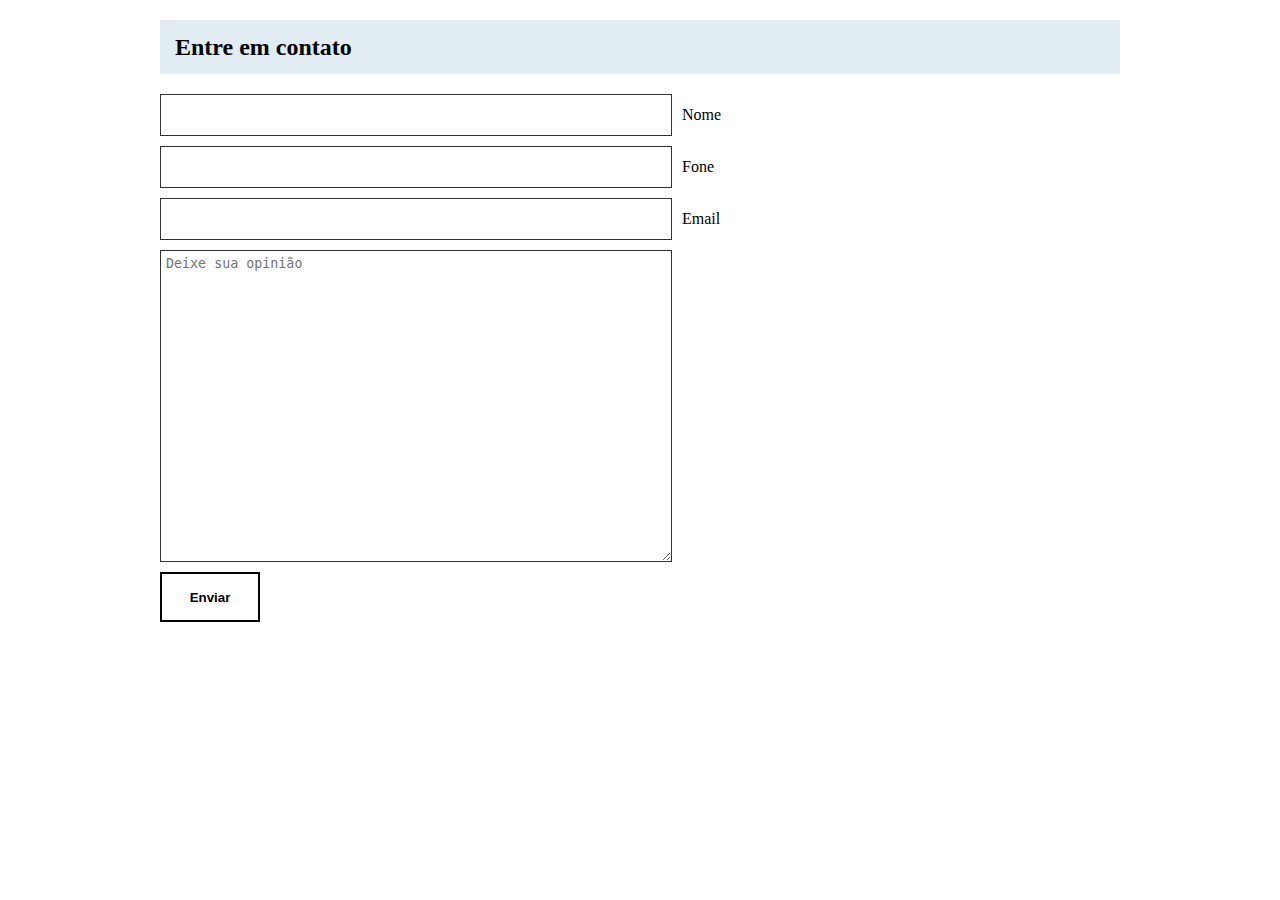
<file: contato.html>
<!DOCTYPE html>
<html lang="pt-BR">
<head>
    <meta charset="UTF-8">
    <title>MusicDot | Contato</title>
    <link rel="stylesheet" href="https://fonts.googleapis.com/css?family=Montserrat:400,700&display=block">
    <link rel="stylesheet" href="css/reset.css">
    <style>
        body { padding: 20px; }
        .titulo-contato { background-color: #e1edf2; padding: 15px; font-weight: bold; font-size: 24px; margin-bottom: 20px; }
        .campo-grupo { margin-bottom: 10px; display: flex; align-items: center; }
        .input-padrao { width: 500px; height: 30px; border: 1px solid #333; padding: 5px; }
        .textarea-padrao { width: 500px; height: 300px; border: 1px solid #333; padding: 5px; }
        .botao-enviar { width: 100px; height: 50px; background: #FFF; font-weight: bold; border: 2px solid #000; cursor: pointer; }
        label { margin-left: 10px; cursor: pointer; }
    </style>
</head>
<body>
    <div style="max-width: 960px; margin: 0 auto;">
        <h1 class="titulo-contato">Entre em contato</h1>
        <form action="#" method="POST">
            <div class="campo-grupo">
                <input type="text" id="nome" name="nome" class="input-padrao" required>
                <label for="nome">Nome</label>
            </div>
            <div class="campo-grupo">
                <input type="tel" id="fone" name="fone" class="input-padrao" required>
                <label for="fone">Fone</label>
            </div>
            <div class="campo-grupo">
                <input type="email" id="email" name="email" class="input-padrao" required>
                <label for="email">Email</label>
            </div>
            <div class="campo-grupo">
                <textarea id="opiniao" name="opiniao" class="textarea-padrao" placeholder="Deixe sua opinião"></textarea>
            </div>
            <button type="submit" class="botao-enviar">Enviar</button>
        </form>
    </div>
</body>
</html>
</file>
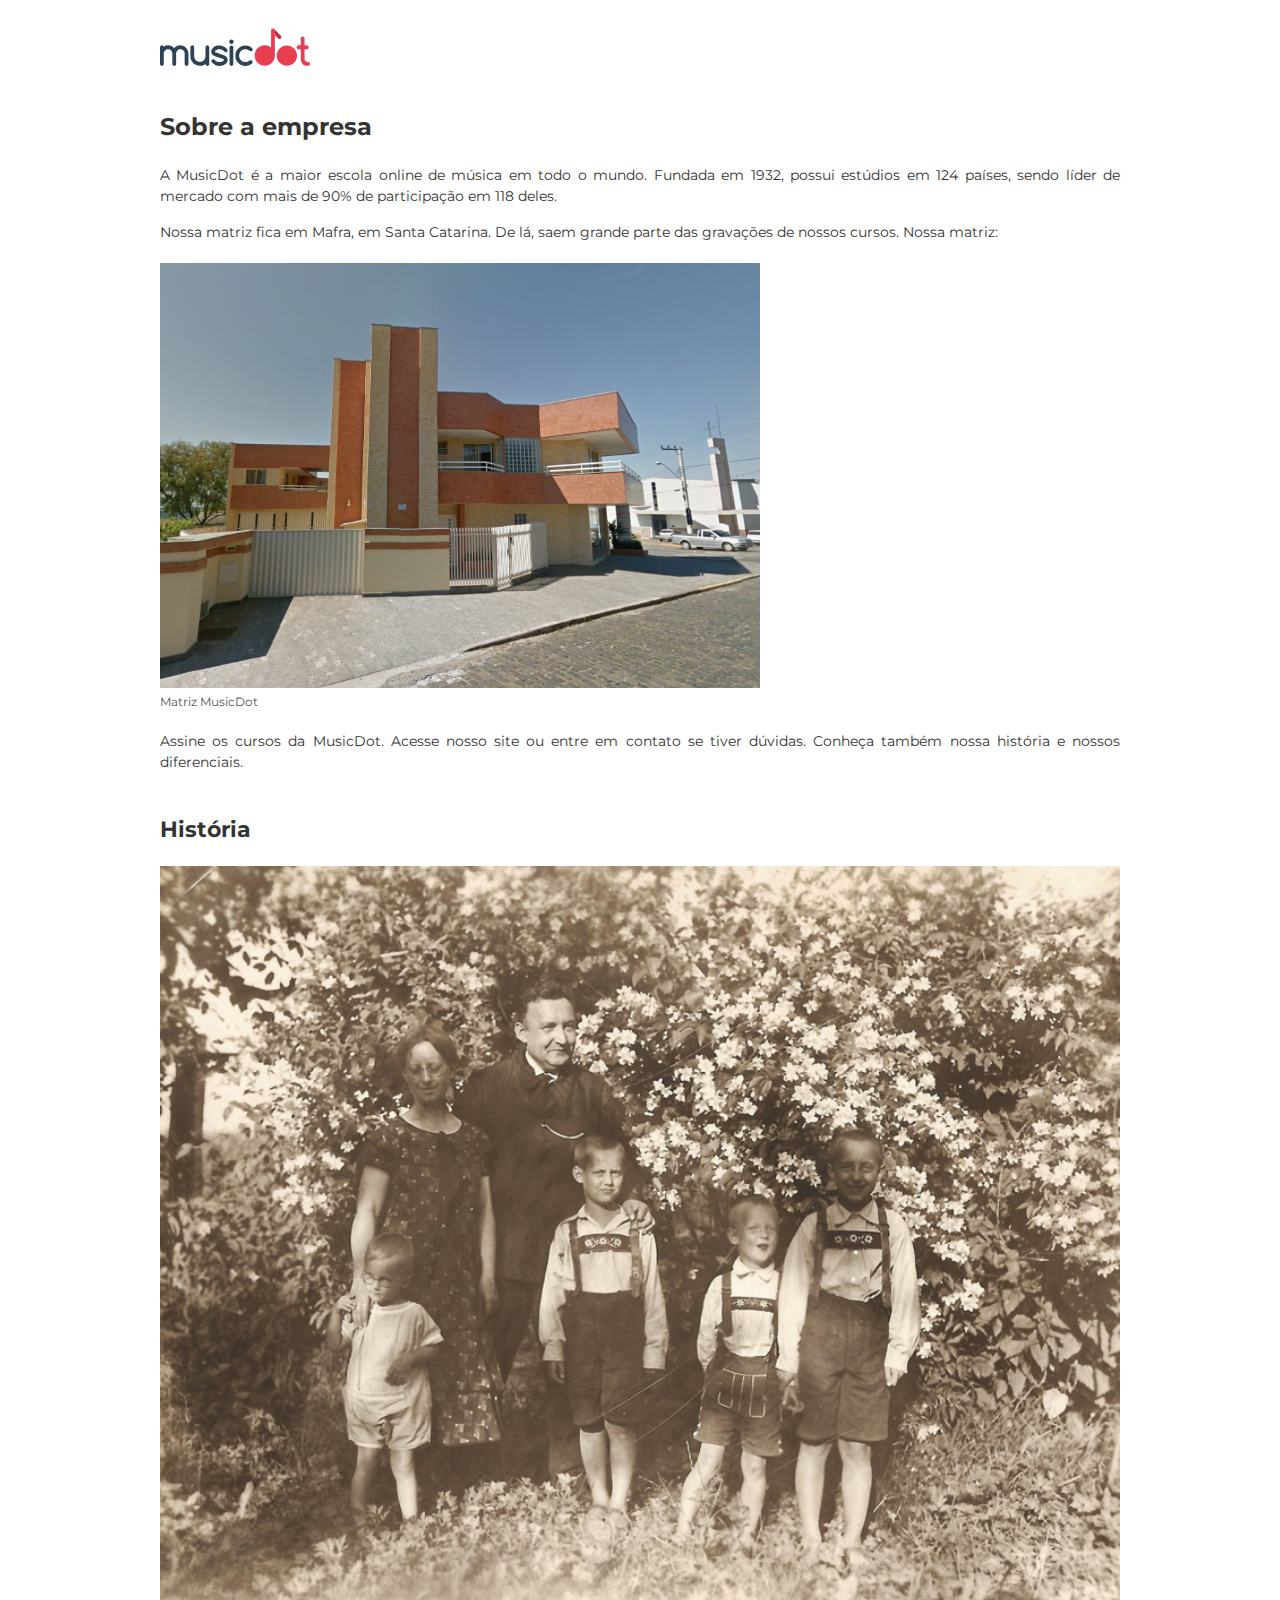
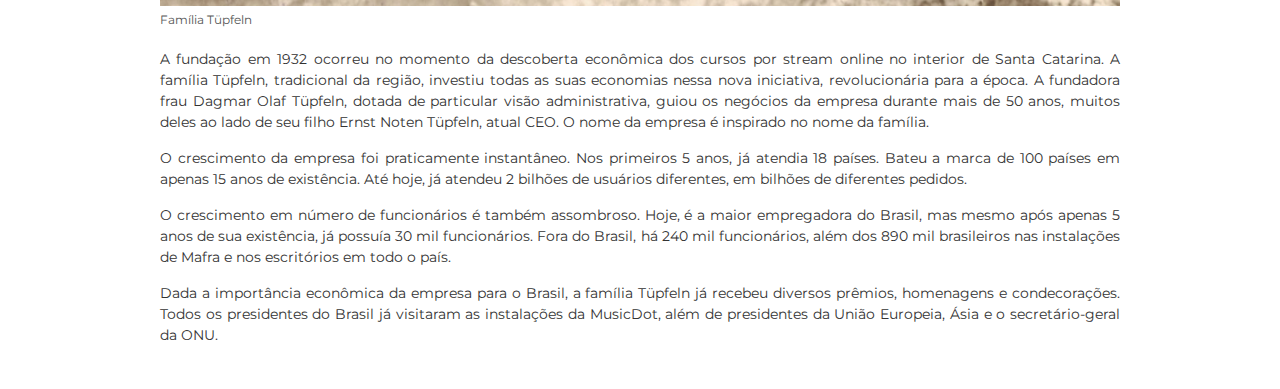
<file: sobre.html>
<!DOCTYPE html>
<html lang="pt-BR">
<head>
    <meta charset="utf-8">
    <title>MusicDot | Sobre</title>
    <link rel="stylesheet" href="https://fonts.googleapis.com/css?family=Montserrat:300,400,500,600,700&display=block">
    <style>
        body { font-family: "Montserrat", sans-serif; line-height: 1.5; color: #333; }
        .container { max-width: 960px; margin: 0 auto; padding: 20px; }
        
        .logo { width: 150px; margin-bottom: 20px; }
        
        h1 { font-size: 24px; margin-bottom: 20px; }
        h2 { font-size: 22px; margin-top: 40px; margin-bottom: 10px; }
        
        p { margin-bottom: 15px; text-align: justify; font-size: 14px; }
        
        figure { margin: 20px 0; }
        figure img { width: 100%; display: block; }
        figcaption { font-size: 12px; margin-top: 5px; color: #555; }

        .matriz-img { width: 600px; margin: 20px 0; }
    </style>
</head>
<body>
    <div class="container">
        <header>
            <img src="img/logo.svg" alt="MusicDot" class="logo">
            <h1>Sobre a empresa</h1>
        </header>

        <main>
            <p>
                A MusicDot é a maior escola online de música em todo o mundo. Fundada em 1932, possui estúdios em 124 países, sendo líder de mercado com mais de 90% de participação em 118 deles.
            </p>
            <p>
                Nossa matriz fica em Mafra, em Santa Catarina. De lá, saem grande parte das gravações de nossos cursos. Nossa matriz:
            </p>

            <figure class="matriz-img">
                <img src="img/matriz-musicdot.png" alt="Matriz MusicDot">
                <figcaption>Matriz MusicDot</figcaption>
            </figure>

            <p>
                Assine os cursos da MusicDot. Acesse nosso site ou entre em contato se tiver dúvidas. Conheça também nossa história e nossos diferenciais.
            </p>

            <section>
                <h2>História</h2>
                
                <figure>
                    <img src="img/familia-tupfeln.jpg" alt="Família Tüpfeln">
                    <figcaption>Família Tüpfeln</figcaption>
                </figure>

                <p>
                    A fundação em 1932 ocorreu no momento da descoberta econômica dos cursos por stream online no interior de Santa Catarina. A família Tüpfeln, tradicional da região, investiu todas as suas economias nessa nova iniciativa, revolucionária para a época. A fundadora frau Dagmar Olaf Tüpfeln, dotada de particular visão administrativa, guiou os negócios da empresa durante mais de 50 anos, muitos deles ao lado de seu filho Ernst Noten Tüpfeln, atual CEO. O nome da empresa é inspirado no nome da família.
                </p>

                <p>
                    O crescimento da empresa foi praticamente instantâneo. Nos primeiros 5 anos, já atendia 18 países. Bateu a marca de 100 países em apenas 15 anos de existência. Até hoje, já atendeu 2 bilhões de usuários diferentes, em bilhões de diferentes pedidos.
                </p>

                <p>
                    O crescimento em número de funcionários é também assombroso. Hoje, é a maior empregadora do Brasil, mas mesmo após apenas 5 anos de sua existência, já possuía 30 mil funcionários. Fora do Brasil, há 240 mil funcionários, além dos 890 mil brasileiros nas instalações de Mafra e nos escritórios em todo o país.
                </p>

                <p>
                    Dada a importância econômica da empresa para o Brasil, a família Tüpfeln já recebeu diversos prêmios, homenagens e condecorações. Todos os presidentes do Brasil já visitaram as instalações da MusicDot, além de presidentes da União Europeia, Ásia e o secretário-geral da ONU.
                </p>
            </section>
        </main>
    </div>
</body>
</html>
</file>
